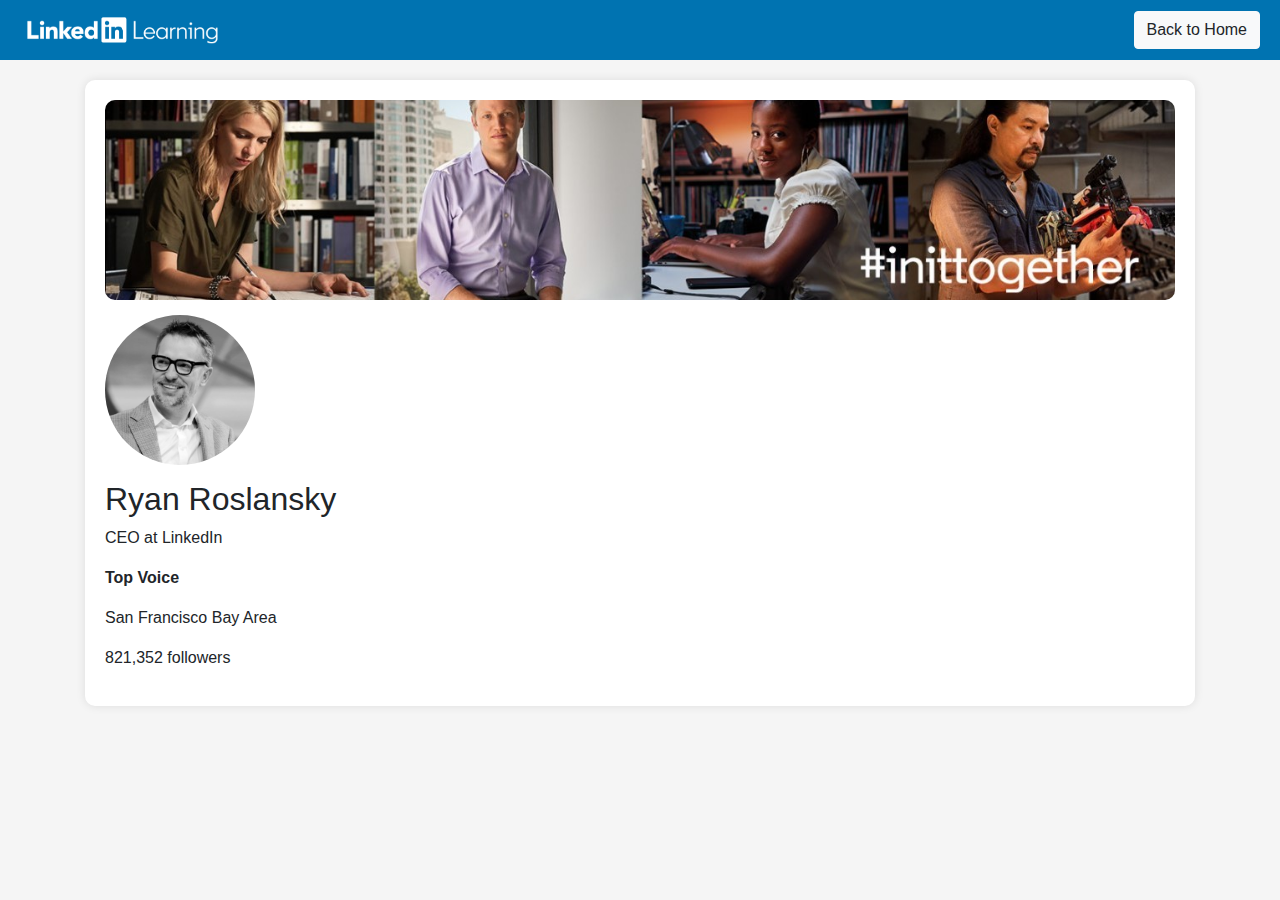
<file: myprofile.html>
<!DOCTYPE html>
<html lang="en">
<head>
    <meta charset="UTF-8">
    <meta name="viewport" content="width=device-width, initial-scale=1.0">
    <title>My Profile - LinkedIn Learning</title>
    <link rel="stylesheet" href="https://stackpath.bootstrapcdn.com/bootstrap/4.5.2/css/bootstrap.min.css">
    <style>
        body {
            font-family: Arial, sans-serif;
            background-color: #f5f5f5;
        }
        .navbar {
            background-color: #0073b1;
            padding: 10px 20px;
            display: flex;
            align-items: center;
            justify-content: space-between;
        }
        .navbar img {
            height: 40px;
            margin-right: 10px;
        }
        .container {
            margin-top: 20px;
        }
        .profile-header {
            background-color: #fff;
            padding: 20px;
            border-radius: 10px;
            box-shadow: 0 0 10px rgba(0, 0, 0, 0.1);
            margin-bottom: 20px;
        }
        .profile-image {
            width: 150px;
            height: 150px;
            border-radius: 50%;
            object-fit: cover;
            margin-bottom: 15px;
        }
        .banner-image {
            width: 100%;
            height: 200px;
            object-fit: cover;
            border-radius: 10px;
            margin-bottom: 15px;
        }
    </style>
</head>
<body>
    <div class="navbar">
        <div>
            <img src="linkedin-src.png" alt="LinkedIn Logo">
        </div>
        <a href="page1.html" class="btn btn-light">Back to Home</a>
    </div>
    <div class="container">
        <div class="profile-header">
            <img src="ryan-roslansky-banner.jpeg" alt="Banner Image" class="banner-image">
            <img src="ryan-roslansky-image.jpeg" alt="Profile Picture" class="profile-image">
            <h2>Ryan Roslansky</h2>
            <p>CEO at LinkedIn</p>
            <p><strong>Top Voice</strong></p>
            <p>San Francisco Bay Area</p>
            <p>821,352 followers</p>
        </div>
    </div>
</body>
</html>
</file>
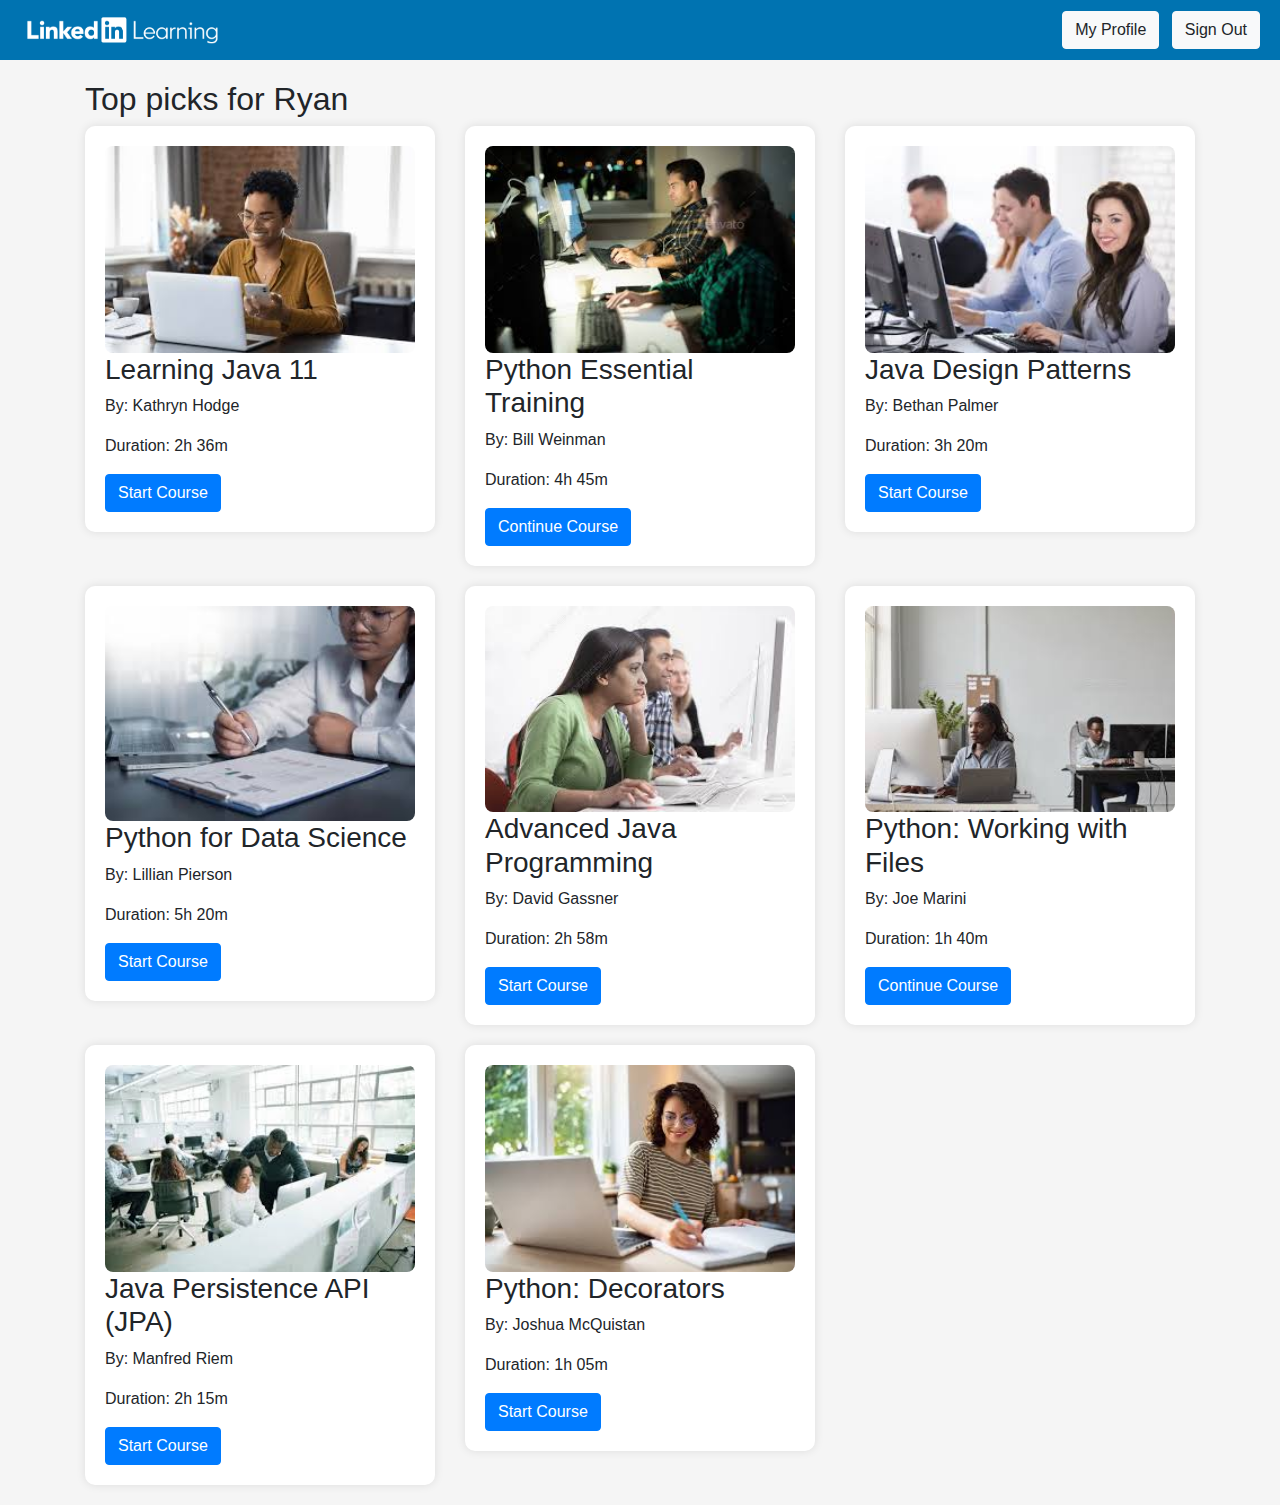
<file: page1.html>
<!DOCTYPE html>
<html lang="en">
<head>
    <meta charset="UTF-8">
    <meta name="viewport" content="width=device-width, initial-scale=1.0">
    <title>LinkedIn Learning</title>
    <link rel="stylesheet" href="https://stackpath.bootstrapcdn.com/bootstrap/4.5.2/css/bootstrap.min.css">
    <style>
        body {
            font-family: Arial, sans-serif;
            background-color: #f5f5f5;
        }
        .navbar {
            background-color: #0073b1;
            padding: 10px 20px;
            display: flex;
            align-items: center;
            justify-content: space-between;
        }
        .navbar img {
            height: 40px;
            margin-right: 10px;
        }
        .container {
            margin-top: 20px;
        }
        .course-card {
            background-color: #fff;
            padding: 20px;
            border-radius: 10px;
            box-shadow: 0 0 10px rgba(0, 0, 0, 0.1);
            margin-bottom: 20px;
        }
        .course-image {
            position: relative; /* Ensure image container keeps aspect ratio */
            overflow: hidden; /* Hide any overflow from the image */
            border-radius: 8px; /* Rounded corners for image container */
        }
        .course-image img {
            width: 100%;
            height: auto;
            object-fit: cover; /* Maintain aspect ratio and cover container */
        }
    </style>
</head>
<body>
    <div class="navbar">
        <div>
            <img src="linkedin-src.png" alt="LinkedIn Logo">
        </div>
        <div>
            <a href="myprofile.html" class="btn btn-light mr-2">My Profile</a>
            <a href="index.html" class="btn btn-light">Sign Out</a>
        </div>
    </div>
    <div class="container">
        <h2>Top picks for Ryan</h2>
        <div class="row">
            <div class="col-md-6 col-lg-4">
                <div class="course-card">
                    <div class="course-image">
                        <img src="source1.jpeg" alt="Learning Java 11">
                    </div>
                    <h3>Learning Java 11</h3>
                    <p>By: Kathryn Hodge</p>
                    <p>Duration: 2h 36m</p>
                    <a href="part1.html" class="btn btn-primary">Start Course</a>
                </div>
            </div>
            <div class="col-md-6 col-lg-4">
                <div class="course-card">
                    <div class="course-image">
                        <img src="source2.jpeg" alt="Python Essential Training">
                    </div>
                    <h3>Python Essential Training</h3>
                    <p>By: Bill Weinman</p>
                    <p>Duration: 4h 45m</p>
                    <a href="#" class="btn btn-primary">Continue Course</a>
                </div>
            </div>
            <div class="col-md-6 col-lg-4">
                <div class="course-card">
                    <div class="course-image">
                        <img src="source3.jpeg" alt="Java Design Patterns">
                    </div>
                    <h3>Java Design Patterns</h3>
                    <p>By: Bethan Palmer</p>
                    <p>Duration: 3h 20m</p>
                    <a href="#" class="btn btn-primary">Start Course</a>
                </div>
            </div>
            <div class="col-md-6 col-lg-4">
                <div class="course-card">
                    <div class="course-image">
                        <img src="source4.jpeg" alt="Python for Data Science">
                    </div>
                    <h3>Python for Data Science</h3>
                    <p>By: Lillian Pierson</p>
                    <p>Duration: 5h 20m</p>
                    <a href="#" class="btn btn-primary">Start Course</a>
                </div>
            </div>
            <div class="col-md-6 col-lg-4">
                <div class="course-card">
                    <div class="course-image">
                        <img src="source5.jpeg" alt="Advanced Java Programming">
                    </div>
                    <h3>Advanced Java Programming</h3>
                    <p>By: David Gassner</p>
                    <p>Duration: 2h 58m</p>
                    <a href="#" class="btn btn-primary">Start Course</a>
                </div>
            </div>
            <div class="col-md-6 col-lg-4">
                <div class="course-card">
                    <div class="course-image">
                        <img src="source6.jpeg" alt="Python: Working with Files">
                    </div>
                    <h3>Python: Working with Files</h3>
                    <p>By: Joe Marini</p>
                    <p>Duration: 1h 40m</p>
                    <a href="#" class="btn btn-primary">Continue Course</a>
                </div>
            </div>
            <div class="col-md-6 col-lg-4">
                <div class="course-card">
                    <div class="course-image">
                        <img src="source7.jpeg" alt="Java Persistence API (JPA)">
                    </div>
                    <h3>Java Persistence API (JPA)</h3>
                    <p>By: Manfred Riem</p>
                    <p>Duration: 2h 15m</p>
                    <a href="#" class="btn btn-primary">Start Course</a>
                </div>
            </div>
            <div class="col-md-6 col-lg-4">
                <div class="course-card">
                    <div class="course-image">
                        <img src="source8.jpeg" alt="Python: Decorators">
                    </div>
                    <h3>Python: Decorators</h3>
                    <p>By: Joshua McQuistan</p>
                    <p>Duration: 1h 05m</p>
                    <a href="#" class="btn btn-primary">Start Course</a>
                </div>
            </div>
        </div>
    </div>
</body>
</html>
</file>
